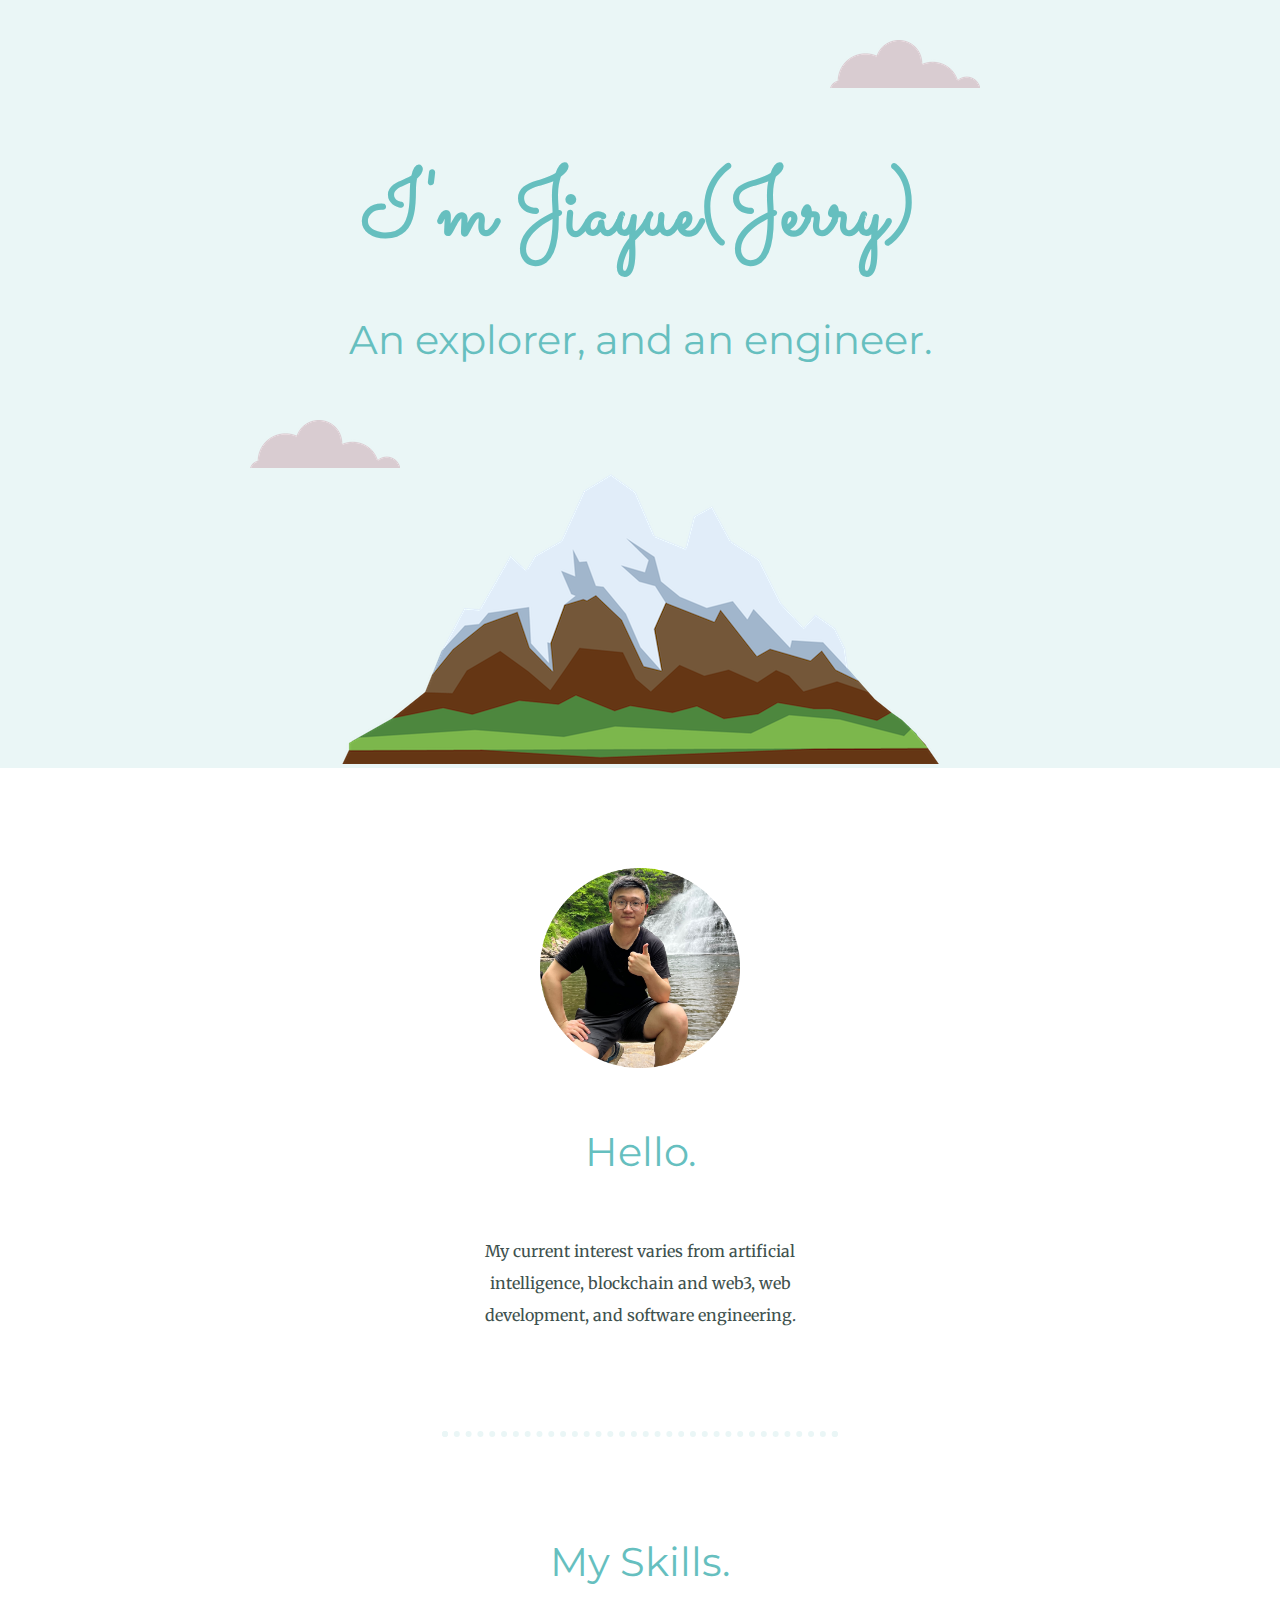
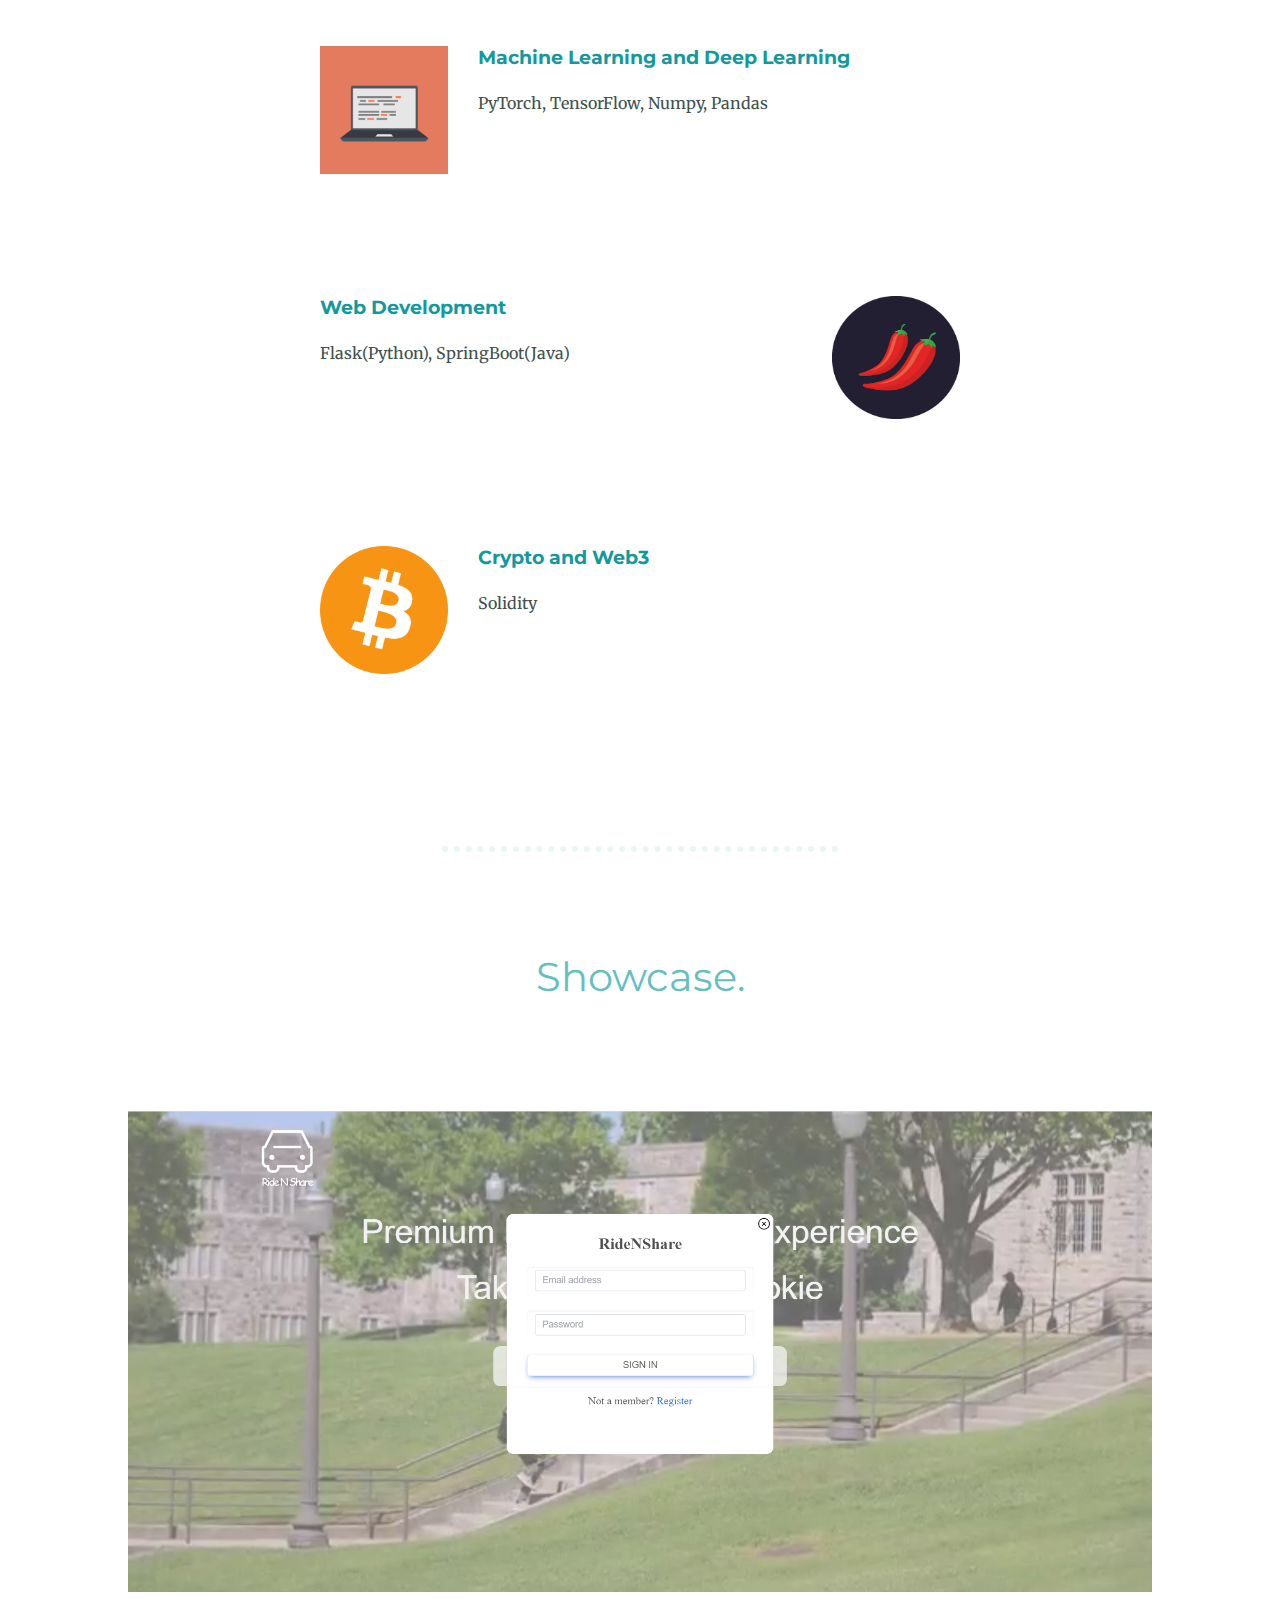
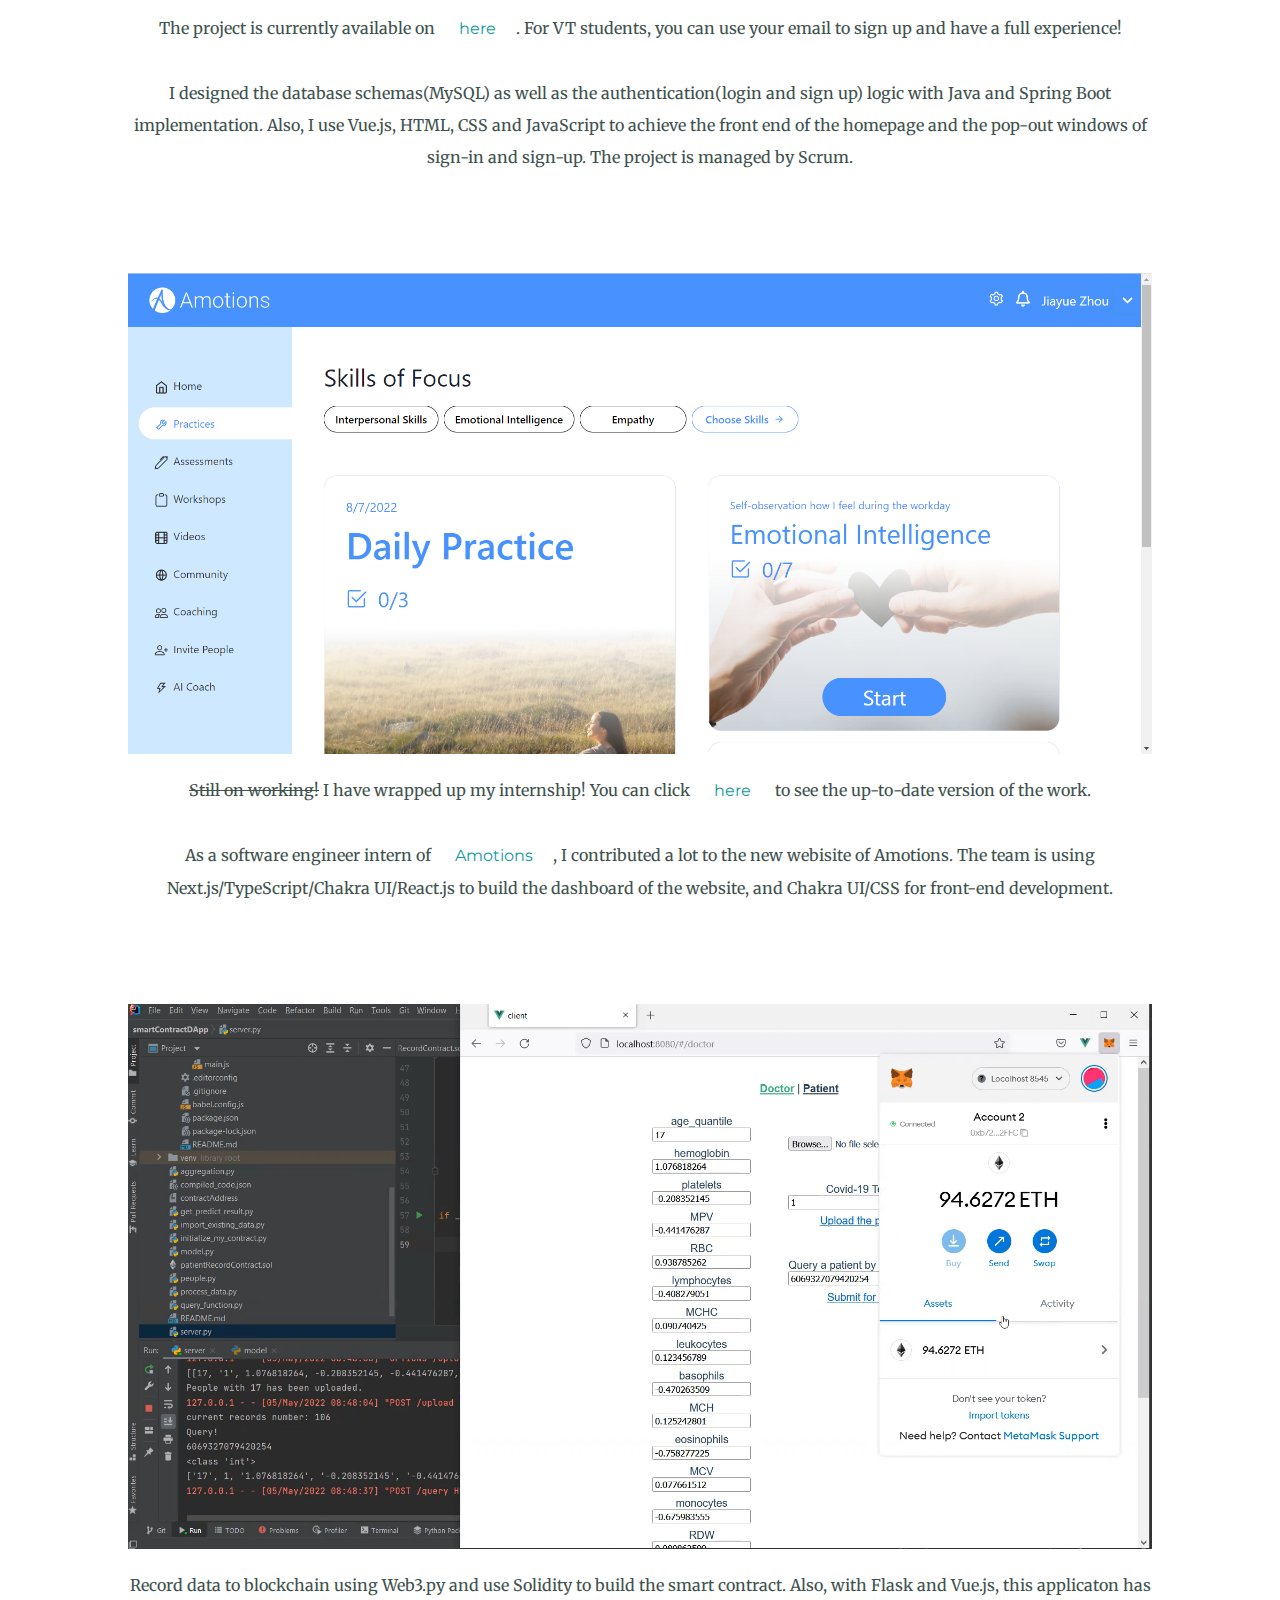
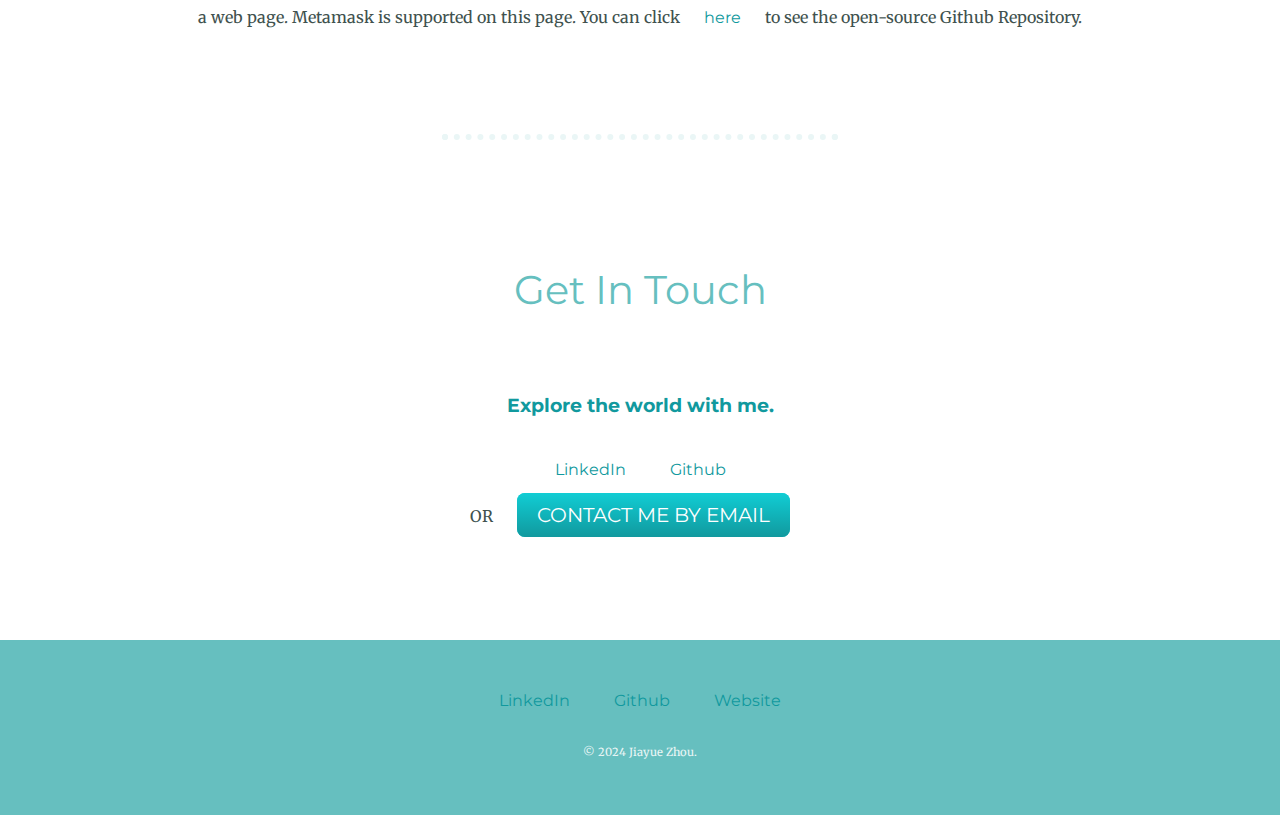
<file: index.html>
<!DOCTYPE html>
<html lang="en" dir="ltr">

<head>
  <meta charset="utf-8">
  <title>Jiayue Zhou</title>
</head>
<link rel="stylesheet" href="css/styles.css">
<link rel="icon" href="favicon.ico">
<link rel="preconnect" href="https://fonts.googleapis.com">
<link rel="preconnect" href="https://fonts.gstatic.com" crossorigin>
<link href="https://fonts.googleapis.com/css2?family=Merriweather&family=Montserrat&family=Sacramento&display=swap" rel="stylesheet">

<body>
  <div class="top-container">
    <img class="top-cloud" src="images/cloud.png" alt="cloud-img">

    <h1>I'm Jiayue(Jerry)</h1>
    <h2>
        An explorer, and an engineer.
    </h2>
    <img class="bottom-cloud" src="images/cloud.png" alt="cloud-img">
    <img src="images/mountain.png" alt="cloud-img">
  </div>
  <div class="middle-container">
    <div class="profile">
      <img class="my-profile" src="images/myProfile-modified.png" alt="my-profile">
      <h2>Hello.</h2>
      <p class="intro">
        My current interest varies from artificial intelligence, blockchain and web3, web development, and software engineering.
<br />
    </div>
    <hr class="hr">
    <div class="skills">
      <h2>My Skills.</h2>
      <div class="skill-row">
        <img class="skill-p1" src="images/computer.png" alt="skill-p1">
        <h3 class="substitle">Machine Learning and Deep Learning</h3>
        <p>PyTorch, TensorFlow, Numpy, Pandas</p>
      </div>
      <div class="skill-row">
        <img class="skill-p2" src="images/chillies.png" alt="skill-p2">
        <h3 class="substitle">Web Development</h3>
        <p>Flask(Python), SpringBoot(Java)</p>
      </div>
      <div class="skill-row">
        <img class="skill-p3" src="images/Bitcoin.svg.png" alt="skill-p3">
        <h3 class="substitle">Crypto and Web3</h3>
        <p>Solidity</p>
      </div>
    </div>
    <hr>
    <div class="showcase">
      <h2>Showcase.</h2>
      <div class="showcase-row">

        <img class="show-pic" src="images/rideNshare.png" alt="rideNshare">
        <p class="showcase-words">
          The project is currently available on <a href="https://github.com/Jiayue-Zhou/RideNShare" target="_blank">here</a>. For VT students, you can use your email to sign up and have a full experience!
          <br />
          <br />
          I designed the database schemas(MySQL) as well as the authentication(login and sign up) logic with Java and Spring Boot implementation.
          Also, I use Vue.js, HTML, CSS and JavaScript to achieve the front end of the homepage and the pop-out windows of sign-in and sign-up.
          The project is managed by Scrum.
        </p>
      </div>
        <div class="showcase-row">
        <img class="show-pic" src="images/amotions.png" alt="amotions">
        <p class="showcase-words">
          <strike>Still on working!</strike> I have wrapped up my internship! You can click <a href="https://www.amotionsinc.com/" target="_blank">here</a> to see the up-to-date version of the work.
          <br />
          <br />
          As a software engineer intern of <a href="https://www.linkedin.com/company/amotions/">Amotions</a>, I contributed a lot to the new webisite of Amotions.
          The team is using Next.js/TypeScript/Chakra UI/React.js to build the dashboard of the website, and Chakra UI/CSS for front-end development.
        </p>
      </div>
      <div class="showcase-row">
        <img class="show-pic" src="images/patients-record-system1.png" alt="patients-record-system">
        <p class="showcase-words">
          Record data to blockchain using Web3.py and use Solidity to build the smart contract. Also, with Flask and Vue.js, this applicaton has a
          web page. Metamask is supported on this page.
          You can click <a href="https://github.com/Jiayue-Zhou/A-Blockchain-Based-Medical-Record-System-incorporated-with-Deep-Learning" target="_blank">here</a>
          to see the open-source Github Repository.
        </p>
      </div>
    </div>

    <hr>
    <div class="contact-me">
      <h2>Get In Touch</h2>
      <h3>Explore the world with me.</h3>
      <!-- <p class="contact-message">I am looking for opportunities for software/web development engineer positions.
        And I will be able to start a full-time job from July 2023.</p> -->
        <a class="" href="https://www.linkedin.com/in/jiayuezhou/" target="_blank">LinkedIn</a>
        <a class="" href="https://github.com/Jiayue-Zhou" target="_blank">Github</a>
        <br /> OR
      <a class="btn" href="mailto:jiayuezhou69@gmail.com" target="_blank">CONTACT ME BY EMAIL</a>
    </div>
  </div>


  <div class="bottom-container">
    <a class="footer-link" href="https://www.linkedin.com/in/jiayuezhou/" target="_blank">LinkedIn</a>
    <a class="footer-link" href="https://github.com/Jiayue-Zhou" target="_blank">Github</a>
    <a class="footer-link" href="https://jiayue-zhou.github.io/jiayue_personal_page/">Website</a>
    <p class="copyright">© 2024 Jiayue Zhou.</p>
  </div>

</body>

</html>
</file>
<file: css/styles.css>
body {
  margin: 0;
  color: #40514E;
  text-align: center;
  font-family: 'Merriweather', serif;
}

h1 {
  color: #66BFBF;
  font-size: 5.625rem;
  font-family: 'Sacramento', cursive;
  margin: 50px auto 0 auto;
}

h2 {
  color: #66BFBF;
  font-family: 'Montserrat', sans-serif;
  font-size: 2.5rem;
  font-weight: normal;
  padding-bottom: 10px;
}

h3 {
  color: #11999E;
  font-family: 'Montserrat', sans-serif;
}
a {
  color: #11999E;
  font-family: 'Montserrat', sans-serif;
  margin: 10px 20px;
  text-decoration:none;
}
a:hover {
  color: #EAF6F6;
}
p {
    line-height: 2;
}

hr {
  border: 6px dotted #EAF6F6;
  border-bottom: none;
  width: 30%;
  color: #EAF6F6;
  margin: 100px auto;
}

.showcase {
  margin: 100px auto;
  width: 80%;
}
.show-pic {
  width: 100%;
}
.showcase-words {
  text-align: center;
}
.showcase-row {
  margin: 100px auto;
}
.top-container {
  background-color: #EAF6F6;
  position: relative;
  padding-top: 100px;
}
.middle-container {
  margin: 100px 0;
}

.bottom-container {
  padding: 50px 0 20px;

  background-color: #66BFBF;
}

.bottom-cloud {
  position: absolute;
  left: 250px;
  bottom: 300px;
}

.top-cloud {
  position: absolute;
  right: 300px;
  top: 40px;
}
.profile {
  line-height: 2;
  color: #40514E;
}
.my-profile {
  height: 200px;
}
.intro {
  width: 30%;
  margin: auto;
}
.skill-row {
  margin: 50px auto;
  width: 50%;
  text-align: left;
  height: 200px;
  display: block;
}
.skill-p1 {
  width: 20%;
  float: left;
  margin: 0 30px 0 0;
}
.skill-p2 {
  width:20%;
  float: right;
  margin: 0 0 0 30px;
}
.skill-p3 {
  width:20%;
  float: left;
  margin: 0 30px 0 0px;
}
.substitle {
  color:#11999E;
}
.btn {
  background: #11cdd4;
  background-image: -webkit-linear-gradient(top, #11cdd4, #11999e);
  background-image: -moz-linear-gradient(top, #11cdd4, #11999e);
  background-image: -ms-linear-gradient(top, #11cdd4, #11999e);
  background-image: -o-linear-gradient(top, #11cdd4, #11999e);
  background-image: linear-gradient(to bottom, #11cdd4, #11999e);
  -webkit-border-radius: 8;
  -moz-border-radius: 8;
  border-radius: 8px;
  font-family: 'Montserrat', sans-serif;
  color: #ffffff;
  font-size: 20px;
  padding: 10px 20px 10px 20px;
  text-decoration: none;
}

.btn:hover {
  background: #30e3cb;
  background-image: -webkit-linear-gradient(top, #30e3cb, #2bc4ad);
  background-image: -moz-linear-gradient(top, #30e3cb, #2bc4ad);
  background-image: -ms-linear-gradient(top, #30e3cb, #2bc4ad);
  background-image: -o-linear-gradient(top, #30e3cb, #2bc4ad);
  background-image: linear-gradient(to bottom, #30e3cb, #2bc4ad);
  text-decoration: none;
}

.copyright {
  color:#EAF6F6;
  font-size: 0.7rem;
  padding: 20px 0;
}
.contact-me {
  line-height: 2.5;
}

.contact-message{
  width: 40%;
  margin: 40px auto 60px;
}
</file>
